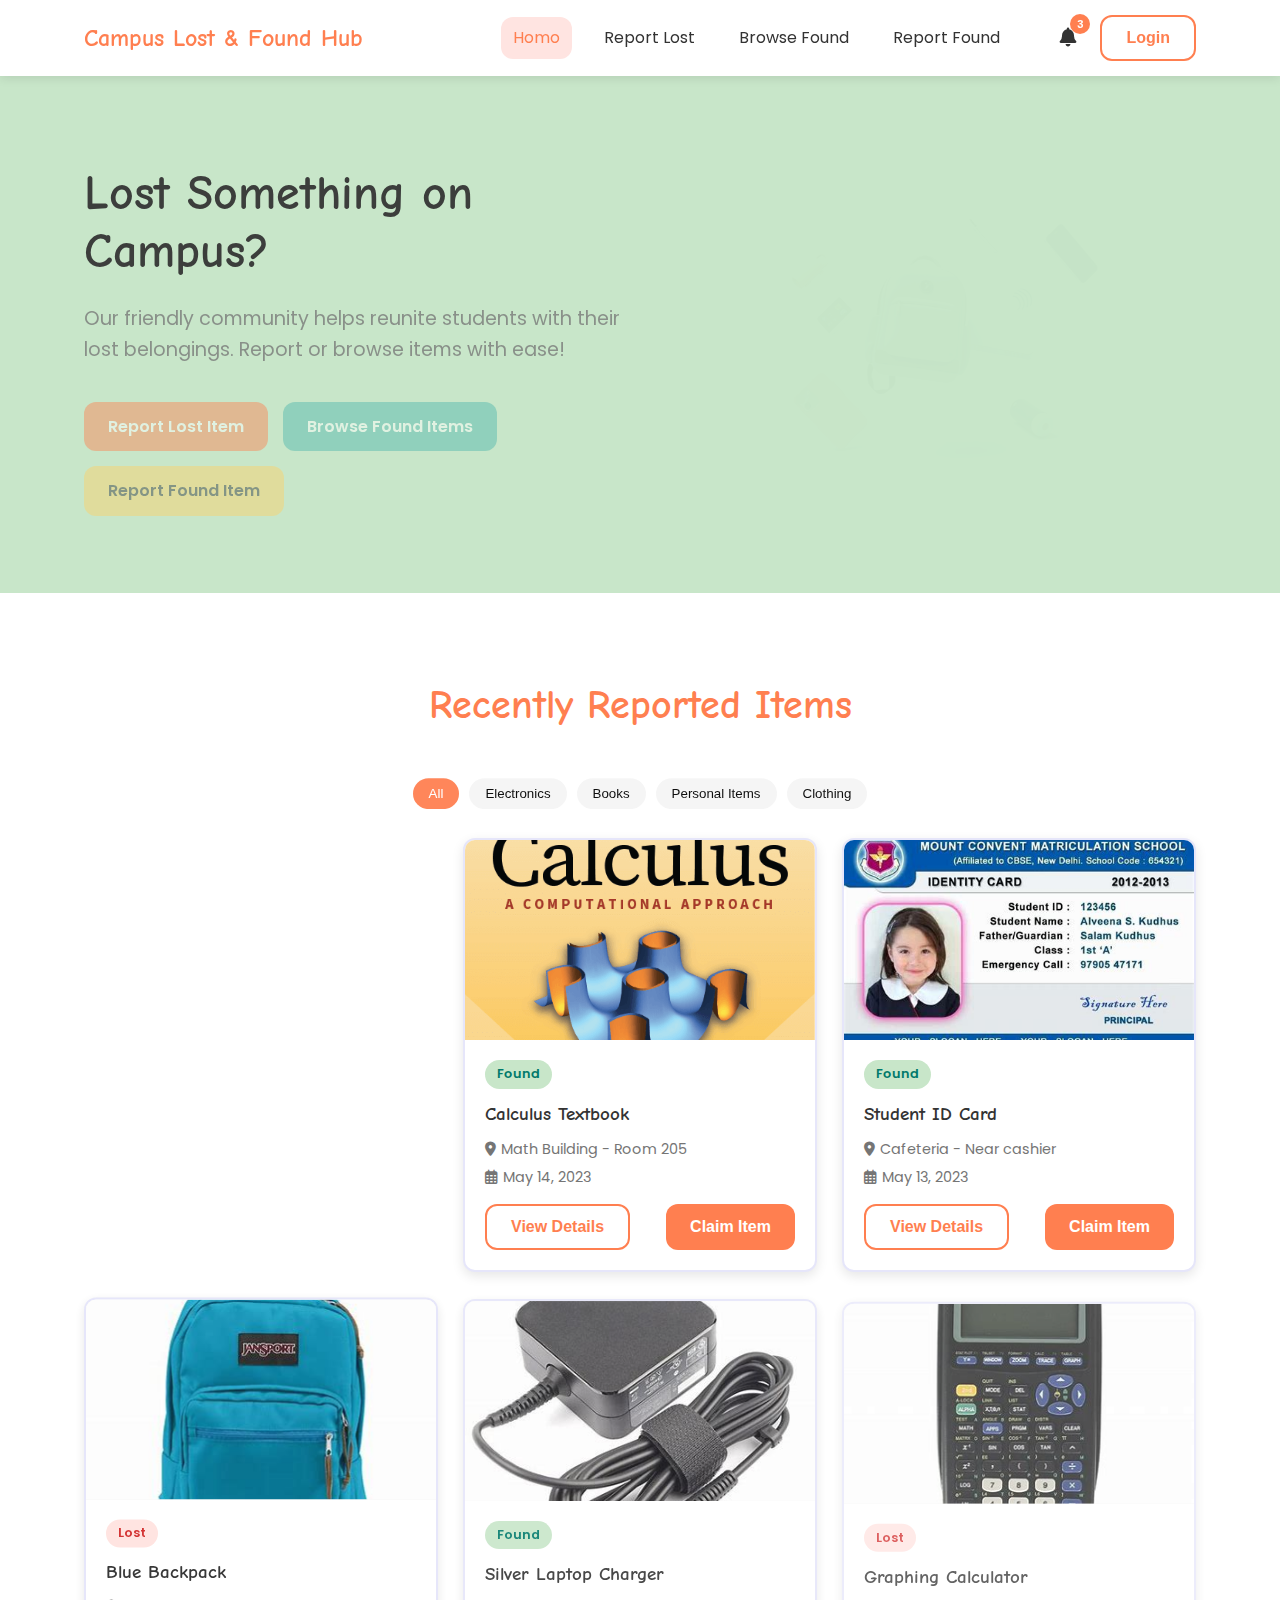
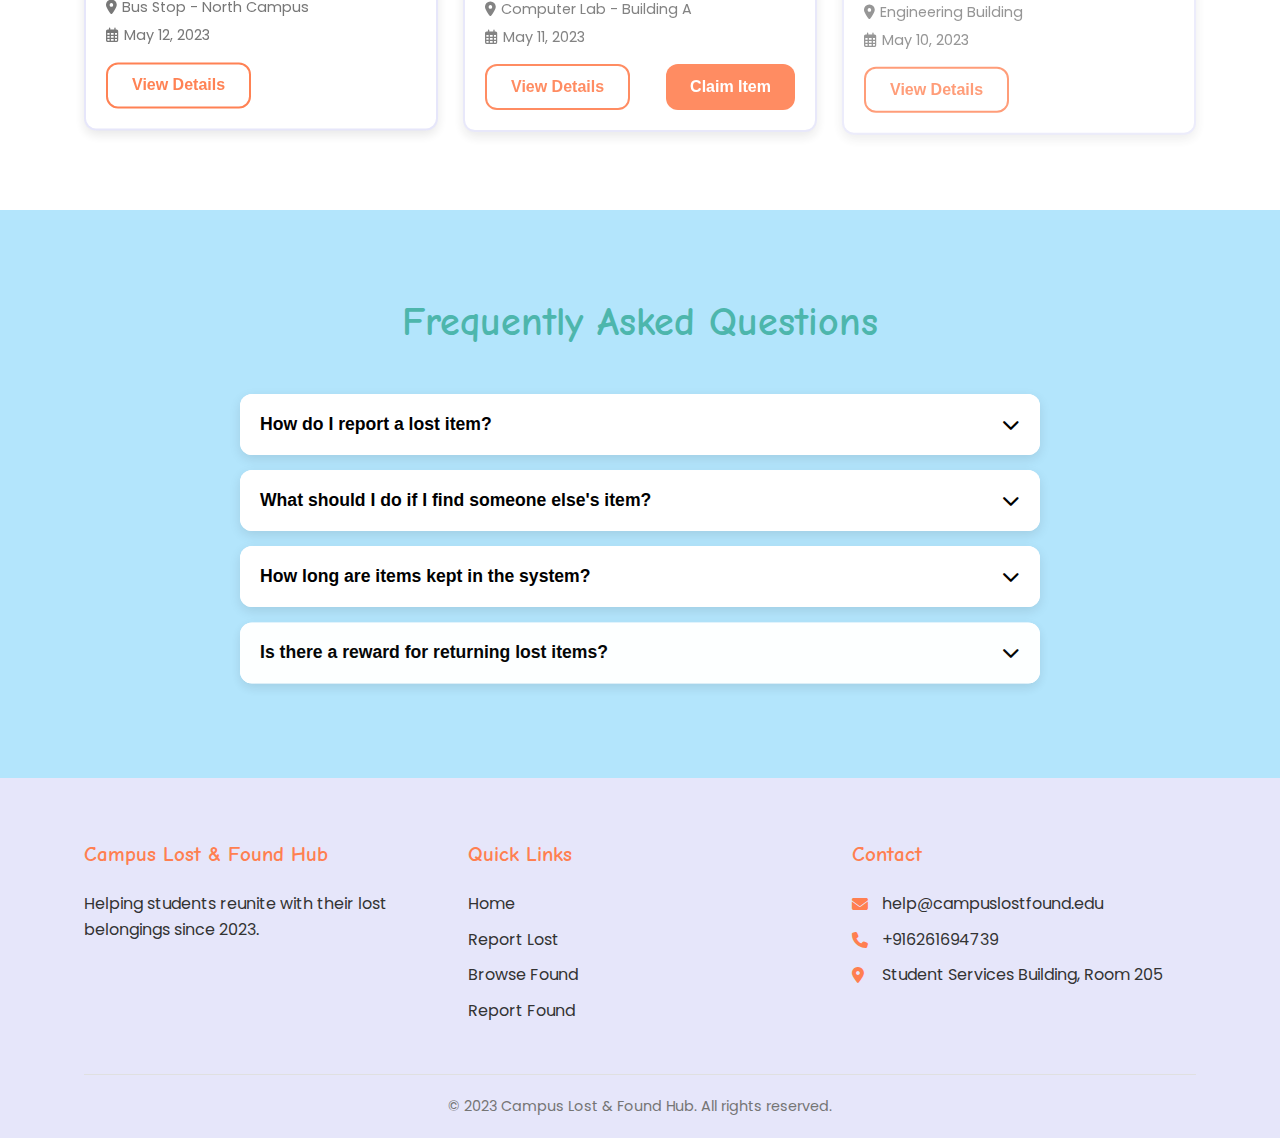
<file: index.html>
<!DOCTYPE html>
<html lang="en">
<head>
    <meta charset="UTF-8">
    <meta name="viewport" content="width=device-width, initial-scale=1.0">
    <title>Campus Lost & Found Hub</title>
    <link rel="stylesheet" href="https://cdnjs.cloudflare.com/ajax/libs/font-awesome/6.4.0/css/all.min.css">
    <link href="https://fonts.googleapis.com/css2?family=Poppins:wght@400;600;700&family=Comic+Neue:wght@700&display=swap" rel="stylesheet">
    <link rel="stylesheet" href="styles.css">
    <script src="https://cdnjs.cloudflare.com/ajax/libs/gsap/3.11.5/gsap.min.js"></script>
</head>
<body>
    <!-- Navigation -->
    <nav class="navbar">
        <div class="container">
            <a href="index.html" class="logo">Campus Lost & Found Hub</a>
            <div class="nav-links">
                <a href="index.html" class="active">Homo</a>
                <a href="report-lost.html">Report Lost</a>
                <a href="browse-found.html">Browse Found</a>
                <a href="report-found.html">Report Found</a>
                <div class="user-actions">
                    <button id="notification-btn" class="icon-btn">
                        <i class="fas fa-bell"></i>
                        <span class="badge">3</span>
                    </button>
                    <button id="login-btn" class="btn btn-outline">Login</button>
                </div>
            </div>
            <button class="hamburger">
                <i class="fas fa-bars"></i>
            </button>
        </div>
    </nav>

    <!-- Hero Section -->
    <section class="hero">
        <div class="container">
            <div class="hero-content">
                <h1>Lost Something on Campus?</h1>
                <p>Our friendly community helps reunite students with their lost belongings. Report or browse items with ease!</p>
                <div class="hero-buttons">
                    <a href="report-lost.html" class="btn btn-primary">Report Lost Item</a>
                    <a href="browse-found.html" class="btn btn-secondary">Browse Found Items</a>
                    <a href="report-found.html" class="btn btn-accent">Report Found Item</a>
                </div>
            </div>
            <div class="hero-image">
                <img src="assets/52948ed9d712600f3f509cdf53092580.jpg" alt="Lost and Found illustration">
            </div>
        </div>
    </section>

    <!-- Recently Reported Section -->
    <section class="recent-items">
        <div class="container">
            <h2>Recently Reported Items</h2>
            <div class="filter-controls">
                <button class="filter-btn active" data-filter="all">All</button>
                <button class="filter-btn" data-filter="electronics">Electronics</button>
                <button class="filter-btn" data-filter="books">Books</button>
                <button class="filter-btn" data-filter="personal">Personal Items</button>
                <button class="filter-btn" data-filter="clothing">Clothing</button>
            </div>
            <div class="items-grid">
                <!-- Items will be populated by JavaScript -->
            </div>
        </div>
    </section>

    <!-- FAQ Section -->
    <section class="faq">
        <div class="container">
            <h2>Frequently Asked Questions</h2>
            <div class="accordion">
                <div class="accordion-item">
                    <button class="accordion-header">
                        How do I report a lost item?
                        <i class="fas fa-chevron-down"></i>
                    </button>
                    <div class="accordion-content">
                        <p>Click on "Report Lost Item" and fill out the form with details about your lost item, including when and where you last saw it. Provide as much detail as possible to help others identify it.</p>
                    </div>
                </div>
                <div class="accordion-item">
                    <button class="accordion-header">
                        What should I do if I find someone else's item?
                        <i class="fas fa-chevron-down"></i>
                    </button>
                    <div class="accordion-content">
                        <p>Click on "Report Found Item" and provide details about the item you found. If possible, include a photo and the location where you found it. The owner can then contact you through our system.</p>
                    </div>
                </div>
                <div class="accordion-item">
                    <button class="accordion-header">
                        How long are items kept in the system?
                        <i class="fas fa-chevron-down"></i>
                    </button>
                    <div class="accordion-content">
                        <p>Items remain in our system for 60 days. After this period, they are automatically archived. You can always report the item again if it hasn't been found.</p>
                    </div>
                </div>
                <div class="accordion-item">
                    <button class="accordion-header">
                        Is there a reward for returning lost items?
                        <i class="fas fa-chevron-down"></i>
                    </button>
                    <div class="accordion-content">
                        <p>While we don't require rewards, many students choose to offer a small token of appreciation. This is entirely at the discretion of the owner.</p>
                    </div>
                </div>
            </div>
        </div>
    </section>

    <!-- Login Modal -->
    <div class="modal" id="login-modal">
        <div class="modal-content">
            <button class="close-btn">&times;</button>
            <h2>Login to Your Account</h2>
            <form id="login-form">
                <div class="form-group">
                    <label for="login-email">Email</label>
                    <input type="email" id="login-email" required>
                </div>
                <div class="form-group">
                    <label for="login-password">Password</label>
                    <input type="password" id="login-password" required>
                </div>
                <button type="submit" class="btn btn-primary">Login</button>
            </form>
            <p class="modal-footer">Don't have an account? <a href="#" id="show-signup">Sign up</a></p>
        </div>
    </div>

    <!-- Signup Modal -->
    <div class="modal" id="signup-modal">
        <div class="modal-content">
            <button class="close-btn">&times;</button>
            <h2>Create an Account</h2>
            <form id="signup-form">
                <div class="form-group">
                    <label for="signup-name">Full Name</label>
                    <input type="text" id="signup-name" required>
                </div>
                <div class="form-group">
                    <label for="signup-email">Email</label>
                    <input type="email" id="signup-email" required>
                </div>
                <div class="form-group">
                    <label for="signup-password">Password</label>
                    <input type="password" id="signup-password" required>
                </div>
                <div class="form-group">
                    <label for="signup-phone">Phone Number</label>
                    <input type="tel" id="signup-phone">
                </div>
                <button type="submit" class="btn btn-primary">Sign Up</button>
            </form>
            <p class="modal-footer">Already have an account? <a href="#" id="show-login">Login</a></p>
        </div>
    </div>

    <!-- Notification Modal -->
    <div class="modal" id="notification-modal">
        <div class="modal-content">
            <button class="close-btn">&times;</button>
            <h2>Your Notifications</h2>
            <div class="notifications-list">
                <div class="notification-item">
                    <div class="notification-icon">
                        <i class="fas fa-check-circle"></i>
                    </div>
                    <div class="notification-content">
                        <p>Your claim for "Black Wireless Headphones" has been approved!</p>
                        <small>2 hours ago</small>
                    </div>
                </div>
                <div class="notification-item">
                    <div class="notification-icon">
                        <i class="fas fa-bell"></i>
                    </div>
                    <div class="notification-content">
                        <p>New found item matches your lost "Calculus Textbook" report.</p>
                        <small>1 day ago</small>
                    </div>
                </div>
                <div class="notification-item">
                    <div class="notification-icon">
                        <i class="fas fa-comment"></i>
                    </div>
                    <div class="notification-content">
                        <p>New message from Sarah about your lost wallet.</p>
                        <small>3 days ago</small>
                    </div>
                </div>
            </div>
        </div>
    </div>

    <!-- Footer -->
    <footer class="footer">
        <div class="container">
            <div class="footer-content">
                <div class="footer-section">
                    <h3>Campus Lost & Found Hub</h3>
                    <p>Helping students reunite with their lost belongings since 2023.</p>
                </div>
                <div class="footer-section">
                    <h3>Quick Links</h3>
                    <ul>
                        <li><a href="index.html">Home</a></li>
                        <li><a href="report-lost.html">Report Lost</a></li>
                        <li><a href="browse-found.html">Browse Found</a></li>
                        <li><a href="report-found.html">Report Found</a></li>
                    </ul>
                </div>
                <div class="footer-section">
                    <h3>Contact</h3>
                    <ul>
                        <li><i class="fas fa-envelope"></i> help@campuslostfound.edu</li>
                        <li><i class="fas fa-phone"></i> +916261694739</li>
                        <li><i class="fas fa-map-marker-alt"></i> Student Services Building, Room 205</li>
                    </ul>
                </div>
            </div>
            <div class="footer-bottom">
                <p>&copy; 2023 Campus Lost & Found Hub. All rights reserved.</p>
            </div>
        </div>
    </footer>

    <script src="script.js"></script>
</body>
</html>
</file>
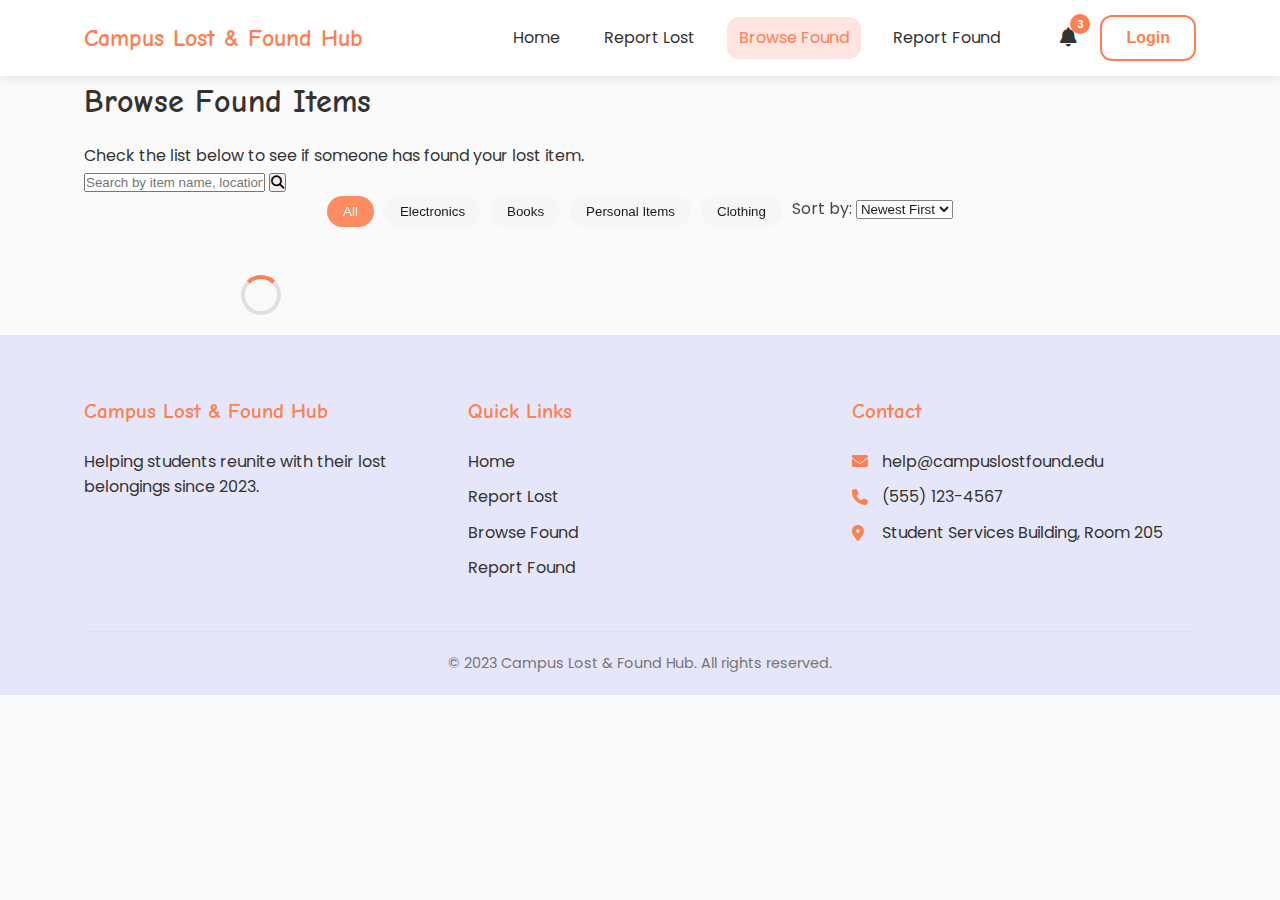
<file: browse-found.html>
<!DOCTYPE html>
<html lang="en">
  <head>
    <meta charset="UTF-8" />
    <meta name="viewport" content="width=device-width, initial-scale=1.0" />
    <title>Browse Found Items | Campus Lost & Found Hub</title>
    <link
      rel="stylesheet"
      href="https://cdnjs.cloudflare.com/ajax/libs/font-awesome/6.4.0/css/all.min.css"
    />
    <link
      href="https://fonts.googleapis.com/css2?family=Poppins:wght@400;600;700&family=Comic+Neue:wght@700&display=swap"
      rel="stylesheet"
    />
    <link rel="stylesheet" href="styles.css" />
    <script src="https://cdnjs.cloudflare.com/ajax/libs/gsap/3.11.5/gsap.min.js"></script>
  </head>
  <body>
    <!-- Navigation -->
    <nav class="navbar">
      <div class="container">
        <a href="index.html" class="logo">Campus Lost & Found Hub</a>
        <div class="nav-links">
          <a href="index.html">Home</a>
          <a href="report-lost.html">Report Lost</a>
          <a href="browse-found.html" class="active">Browse Found</a>
          <a href="report-found.html">Report Found</a>
          <div class="user-actions">
            <button id="notification-btn" class="icon-btn">
              <i class="fas fa-bell"></i>
              <span class="badge">3</span>
            </button>
            <button id="login-btn" class="btn btn-outline">Login</button>
          </div>
        </div>
        <button class="hamburger">
          <i class="fas fa-bars"></i>
        </button>
      </div>
    </nav>

    <!-- Main Content -->
    <main class="browse-page">
      <div class="container">
        <h1>Browse Found Items</h1>
        <p class="subtitle">
          Check the list below to see if someone has found your lost item.
        </p>

        <div class="search-filter">
          <div class="search-bar">
            <input
              type="text"
              placeholder="Search by item name, location, or description"
            />
            <button class="search-btn"><i class="fas fa-search"></i></button>
          </div>
          <div class="filter-controls">
            <button class="filter-btn active" data-filter="all">All</button>
            <button class="filter-btn" data-filter="electronics">
              Electronics
            </button>
            <button class="filter-btn" data-filter="books">Books</button>
            <button class="filter-btn" data-filter="personal">
              Personal Items
            </button>
            <button class="filter-btn" data-filter="clothing">Clothing</button>
            <div class="sort-control">
              <label for="sort-by">Sort by:</label>
              <select id="sort-by">
                <option value="newest">Newest First</option>
                <option value="oldest">Oldest First</option>
                <option value="category">Category</option>
              </select>
            </div>
          </div>
        </div>

        <div class="items-grid">
          <!-- Items will be populated by JavaScript -->
          <div class="loading-spinner"></div>
        </div>
      </div>
    </main>

    <!-- Footer -->
    <footer class="footer">
      <div class="container">
        <div class="footer-content">
          <div class="footer-section">
            <h3>Campus Lost & Found Hub</h3>
            <p>
              Helping students reunite with their lost belongings since 2023.
            </p>
          </div>
          <div class="footer-section">
            <h3>Quick Links</h3>
            <ul>
              <li><a href="index.html">Home</a></li>
              <li><a href="report-lost.html">Report Lost</a></li>
              <li><a href="browse-found.html">Browse Found</a></li>
              <li><a href="report-found.html">Report Found</a></li>
            </ul>
          </div>
          <div class="footer-section">
            <h3>Contact</h3>
            <ul>
              <li><i class="fas fa-envelope"></i> help@campuslostfound.edu</li>
              <li><i class="fas fa-phone"></i> (555) 123-4567</li>
              <li>
                <i class="fas fa-map-marker-alt"></i> Student Services Building,
                Room 205
              </li>
            </ul>
          </div>
        </div>
        <div class="footer-bottom">
          <p>&copy; 2023 Campus Lost & Found Hub. All rights reserved.</p>
        </div>
      </div>
    </footer>

    <script src="script.js"></script>
    <script>
      // Additional script for browse found page
      document.addEventListener("DOMContentLoaded", function () {
        // Load found items
        loadFoundItems();

        // Filter buttons
        document.querySelectorAll(".filter-btn").forEach((btn) => {
          btn.addEventListener("click", function () {
            document
              .querySelector(".filter-btn.active")
              .classList.remove("active");
            this.classList.add("active");
            loadFoundItems(this.getAttribute("data-filter"));
          });
        });

        // Search functionality
        const searchInput = document.querySelector(".search-bar input");
        const searchBtn = document.querySelector(".search-btn");

        const performSearch = () => {
          const searchTerm = searchInput.value.toLowerCase();
          loadFoundItems(
            document
              .querySelector(".filter-btn.active")
              .getAttribute("data-filter"),
            searchTerm
          );
        };

        searchBtn.addEventListener("click", performSearch);
        searchInput.addEventListener("keyup", function (e) {
          if (e.key === "Enter") {
            performSearch();
          }
        });

        // Sort functionality
        document
          .getElementById("sort-by")
          .addEventListener("change", function () {
            loadFoundItems(
              document
                .querySelector(".filter-btn.active")
                .getAttribute("data-filter"),
              searchInput.value.toLowerCase(),
              this.value
            );
          });
      });

      function loadFoundItems(
        filter = "all",
        searchTerm = "",
        sortBy = "newest"
      ) {
        const db = JSON.parse(localStorage.getItem("lostFoundDB")) || {
          items: [],
        };
        let items = db.items.filter((item) => item.status === "found");

        // Filter items if needed
        if (filter !== "all") {
          items = items.filter((item) => item.category === filter);
        }

        // Search items if term provided
        if (searchTerm) {
          items = items.filter(
            (item) =>
              item.title.toLowerCase().includes(searchTerm) ||
              item.location.toLowerCase().includes(searchTerm) ||
              item.description.toLowerCase().includes(searchTerm)
          );
        }

        // Sort items
        if (sortBy === "newest") {
          items.sort((a, b) => new Date(b.date) - new Date(a.date));
        } else if (sortBy === "oldest") {
          items.sort((a, b) => new Date(a.date) - new Date(b.date));
        } else if (sortBy === "category") {
          items.sort((a, b) => a.category.localeCompare(b.category));
        }

        const itemsGrid = document.querySelector(".items-grid");

        // Show loading spinner
        itemsGrid.innerHTML = '<div class="loading-spinner"></div>';

        // Simulate loading delay
        setTimeout(() => {
          itemsGrid.innerHTML = "";

          if (items.length === 0) {
            itemsGrid.innerHTML = `
                <div class="no-results">
                    <i class="fas fa-search"></i>
                    <h3>No items found</h3>
                    <p>Try adjusting your search or filter criteria</p>
                </div>
            `;
            return;
          }

          items.forEach((item) => {
            const itemCard = document.createElement("div");
            itemCard.className = "item-card fade-in";
            itemCard.innerHTML = `
                <div class="item-image">
                    <img src="${
                      item.image || "assets/default-item.jpg"
                    }" alt="${item.title}">
                </div>
                <div class="item-details">
                    <span class="item-status status-found">
                        Found
                    </span>
                    <h3 class="item-title">${item.title}</h3>
                    <p class="item-location">
                        <i class="fas fa-map-marker-alt"></i> ${item.location}
                    </p>
                    <p class="item-date">
                        <i class="far fa-calendar-alt"></i> ${formatDate(
                          item.date
                        )}
                    </p>
                    <div class="item-actions">
                        <button class="btn btn-outline view-details" data-id="${
                          item.id
                        }">
                            View Details
                        </button>
                        <button class="btn btn-primary claim-item" data-id="${
                          item.id
                        }">
                            Claim Item
                        </button>
                    </div>
                </div>
            `;
            itemsGrid.appendChild(itemCard);
          });

          // Add event listeners to the new buttons
          document.querySelectorAll(".view-details").forEach((btn) => {
            btn.addEventListener("click", function () {
              const itemId = parseInt(this.getAttribute("data-id"));
              showItemDetails(itemId);
            });
          });

          document.querySelectorAll(".claim-item").forEach((btn) => {
            btn.addEventListener("click", function () {
              const itemId = parseInt(this.getAttribute("data-id"));
              showClaimModal(itemId);
            });
          });
        }, 800);
      }

      function formatDate(dateString) {
        const options = { year: "numeric", month: "short", day: "numeric" };
        return new Date(dateString).toLocaleDateString(undefined, options);
      }

      function showItemDetails(itemId) {
        const db = JSON.parse(localStorage.getItem("lostFoundDB"));
        const item = db.items.find((item) => item.id === itemId);

        if (!item) return;

        const modalContent = `
                <div class="item-details-modal">
                    <div class="item-image-large">
                        <img src="${
                          item.image || "assets/default-item.jpg"
                        }" alt="${item.title}">
                    </div>
                    <div class="item-info">
                        <span class="item-status status-found">
                            Found
                        </span>
                        <h2>${item.title}</h2>
                        <p><strong>Category:</strong> ${capitalizeFirstLetter(
                          item.category
                        )}</p>
                        <p><strong>Location Found:</strong> ${item.location}</p>
                        <p><strong>Date Reported:</strong> ${formatDate(
                          item.date
                        )}</p>
                        <p><strong>Description:</strong></p>
                        <p>${item.description}</p>
                        <div class="contact-info">
                            <h3>Contact Information</h3>
                            <p>${item.contact}</p>
                        </div>
                    </div>
                </div>
            `;

        const modal = document.createElement("div");
        modal.className = "modal active";
        modal.innerHTML = `
                <div class="modal-content">
                    <button class="close-btn">&times;</button>
                    ${modalContent}
                </div>
            `;

        document.body.appendChild(modal);

        modal.querySelector(".close-btn").addEventListener("click", () => {
          modal.classList.remove("active");
          setTimeout(() => {
            modal.remove();
          }, 300);
        });
      }

      function capitalizeFirstLetter(string) {
        return string.charAt(0).toUpperCase() + string.slice(1);
      }
    </script>
  </body>
</html>
</file>
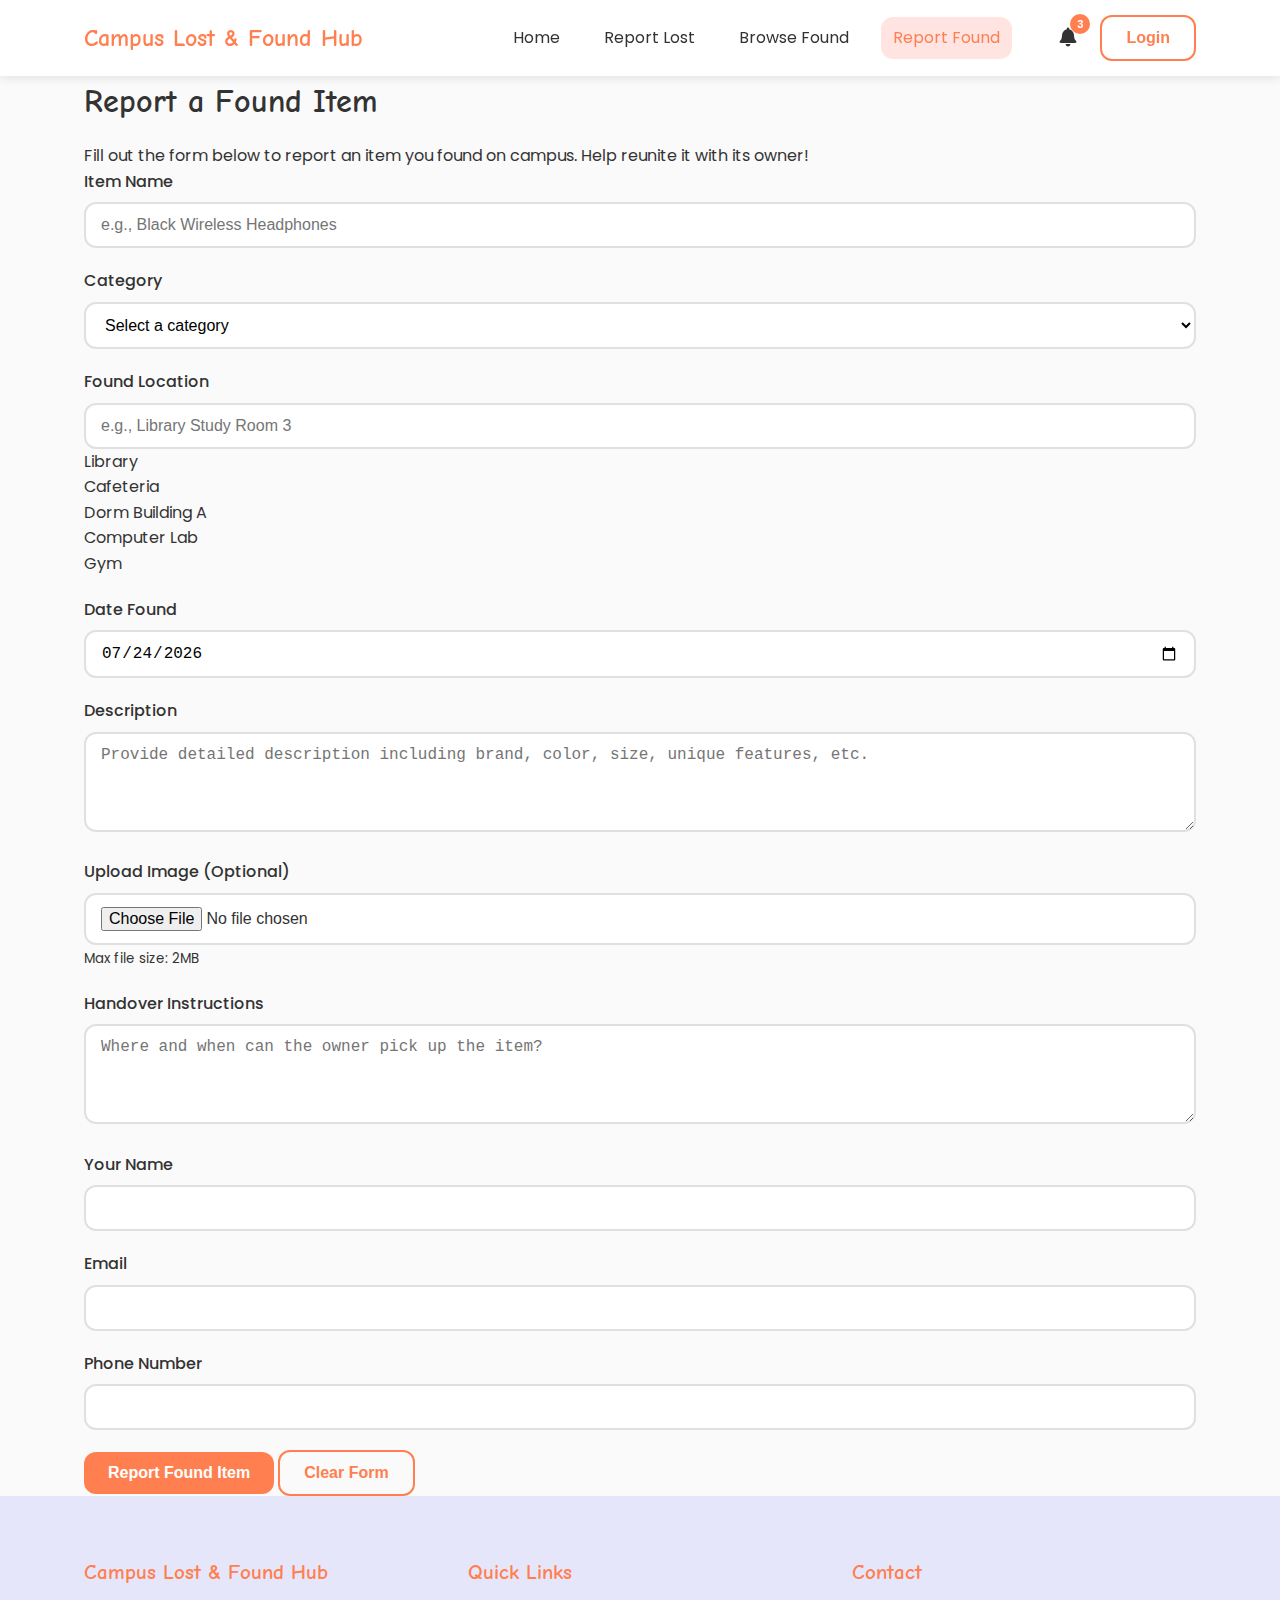
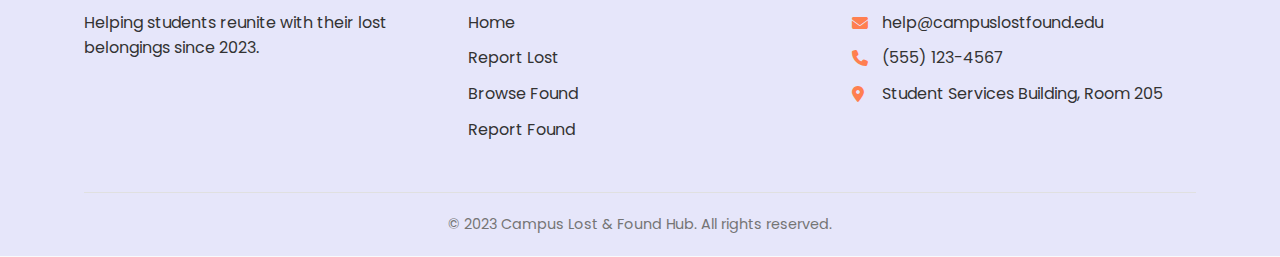
<file: report-found.html>
<!DOCTYPE html>
<html lang="en">
<head>
    <meta charset="UTF-8">
    <meta name="viewport" content="width=device-width, initial-scale=1.0">
    <title>Report Found Item | Campus Lost & Found Hub</title>
    <link rel="stylesheet" href="https://cdnjs.cloudflare.com/ajax/libs/font-awesome/6.4.0/css/all.min.css">
    <link href="https://fonts.googleapis.com/css2?family=Poppins:wght@400;600;700&family=Comic+Neue:wght@700&display=swap" rel="stylesheet">
    <link rel="stylesheet" href="styles.css">
    <script src="https://cdnjs.cloudflare.com/ajax/libs/gsap/3.11.5/gsap.min.js"></script>
</head>
<body>
    <!-- Navigation -->
    <nav class="navbar">
        <div class="container">
            <a href="index.html" class="logo">Campus Lost & Found Hub</a>
            <div class="nav-links">
                <a href="index.html">Home</a>
                <a href="report-lost.html">Report Lost</a>
                <a href="browse-found.html">Browse Found</a>
                <a href="report-found.html" class="active">Report Found</a>
                <div class="user-actions">
                    <button id="notification-btn" class="icon-btn">
                        <i class="fas fa-bell"></i>
                        <span class="badge">3</span>
                    </button>
                    <button id="login-btn" class="btn btn-outline">Login</button>
                </div>
            </div>
            <button class="hamburger">
                <i class="fas fa-bars"></i>
            </button>
        </div>
    </nav>

    <!-- Main Content -->
    <main class="report-page">
        <div class="container">
            <h1>Report a Found Item</h1>
            <p class="subtitle">Fill out the form below to report an item you found on campus. Help reunite it with its owner!</p>
            
            <form id="found-item-form">
                <div class="form-row">
                    <div class="form-group">
                        <label for="item-name">Item Name</label>
                        <input type="text" id="item-name" required placeholder="e.g., Black Wireless Headphones">
                    </div>
                    <div class="form-group">
                        <label for="item-category">Category</label>
                        <select id="item-category" required>
                            <option value="">Select a category</option>
                            <option value="electronics">Electronics</option>
                            <option value="books">Books</option>
                            <option value="personal">Personal Items</option>
                            <option value="clothing">Clothing</option>
                            <option value="other">Other</option>
                        </select>
                    </div>
                </div>
                
                <div class="form-group">
                    <label for="item-location">Found Location</label>
                    <div class="input-with-suggestions">
                        <input type="text" id="item-location" required placeholder="e.g., Library Study Room 3">
                        <div class="suggestions-dropdown">
                            <div class="suggestion">Library</div>
                            <div class="suggestion">Cafeteria</div>
                            <div class="suggestion">Dorm Building A</div>
                            <div class="suggestion">Computer Lab</div>
                            <div class="suggestion">Gym</div>
                        </div>
                    </div>
                </div>
                
                <div class="form-group">
                    <label for="item-date">Date Found</label>
                    <input type="date" id="item-date" required>
                </div>
                
                <div class="form-group">
                    <label for="item-description">Description</label>
                    <textarea id="item-description" required placeholder="Provide detailed description including brand, color, size, unique features, etc."></textarea>
                </div>
                
                <div class="form-group">
                    <label for="item-image">Upload Image (Optional)</label>
                    <input type="file" id="item-image" accept="image/*">
                    <small>Max file size: 2MB</small>
                </div>
                
                <div class="form-group">
                    <label for="handover-instructions">Handover Instructions</label>
                    <textarea id="handover-instructions" placeholder="Where and when can the owner pick up the item?"></textarea>
                </div>
                
                <div class="form-row">
                    <div class="form-group">
                        <label for="contact-name">Your Name</label>
                        <input type="text" id="contact-name" required>
                    </div>
                    <div class="form-group">
                        <label for="contact-email">Email</label>
                        <input type="email" id="contact-email" required>
                    </div>
                </div>
                
                <div class="form-group">
                    <label for="contact-phone">Phone Number</label>
                    <input type="tel" id="contact-phone">
                </div>
                
                <div class="form-actions">
                    <button type="submit" class="btn btn-primary">Report Found Item</button>
                    <button type="reset" class="btn btn-outline">Clear Form</button>
                </div>
            </form>
        </div>
    </main>

    <!-- Footer -->
    <footer class="footer">
        <div class="container">
            <div class="footer-content">
                <div class="footer-section">
                    <h3>Campus Lost & Found Hub</h3>
                    <p>Helping students reunite with their lost belongings since 2023.</p>
                </div>
                <div class="footer-section">
                    <h3>Quick Links</h3>
                    <ul>
                        <li><a href="index.html">Home</a></li>
                        <li><a href="report-lost.html">Report Lost</a></li>
                        <li><a href="browse-found.html">Browse Found</a></li>
                        <li><a href="report-found.html">Report Found</a></li>
                    </ul>
                </div>
                <div class="footer-section">
                    <h3>Contact</h3>
                    <ul>
                        <li><i class="fas fa-envelope"></i> help@campuslostfound.edu</li>
                        <li><i class="fas fa-phone"></i> (555) 123-4567</li>
                        <li><i class="fas fa-map-marker-alt"></i> Student Services Building, Room 205</li>
                    </ul>
                </div>
            </div>
            <div class="footer-bottom">
                <p>&copy; 2023 Campus Lost & Found Hub. All rights reserved.</p>
            </div>
        </div>
    </footer>

    <script src="script.js"></script>
   <script>
    document.addEventListener('DOMContentLoaded', function() {
        // Set default date to today
        document.getElementById('item-date').valueAsDate = new Date();
        
        // Location suggestions (existing code remains the same)
        const locationInput = document.getElementById('item-location');
        const suggestions = document.querySelector('.suggestions-dropdown');
        
        locationInput.addEventListener('focus', function() {
            suggestions.style.display = 'block';
        });
        
        locationInput.addEventListener('blur', function() {
            setTimeout(() => {
                suggestions.style.display = 'none';
            }, 200);
        });
        
        document.querySelectorAll('.suggestion').forEach(suggestion => {
            suggestion.addEventListener('mousedown', function() {
                locationInput.value = this.textContent;
                suggestions.style.display = 'none';
            });
        });
        
        // Form submission - UPDATED
        document.getElementById('found-item-form').addEventListener('submit', function(e) {
            e.preventDefault();
            
            // Get form values
            const itemData = {
                id: Date.now(), // Unique ID
                title: document.getElementById('item-name').value,
                category: document.getElementById('item-category').value,
                status: "found",
                location: document.getElementById('item-location').value,
                date: document.getElementById('item-date').value,
                description: document.getElementById('item-description').value,
                contact: document.getElementById('contact-email').value,
                reportedBy: "currentUser", // You can replace with actual user if logged in
                handoverInstructions: document.getElementById('handover-instructions').value
            };
            
            // Save to database
            const db = JSON.parse(localStorage.getItem('lostFoundDB')) || { items: [] };
            db.items.push(itemData);
            localStorage.setItem('lostFoundDB', JSON.stringify(db));
            
            // Show success modal
            showSuccessModal(
                'Item Reported!', 
                'The found item has been reported successfully. We\'ll notify you if the owner contacts you.',
                'Return Home',
                'Report Another Item'
            );
        });
        
        function showSuccessModal(title, message, primaryBtnText, secondaryBtnText = null) {
            const modalContent = `
                <div class="success-modal">
                    <div class="success-icon">
                        <i class="fas fa-check-circle"></i>
                    </div>
                    <h2>${title}</h2>
                    <p>${message}</p>
                    <div class="success-actions">
                        <button class="btn btn-primary close-success">${primaryBtnText}</button>
                        ${secondaryBtnText ? `
                        <button class="btn btn-outline stay-on-page">${secondaryBtnText}</button>
                        ` : ''}
                    </div>
                </div>
            `;
            
            const modal = document.createElement('div');
            modal.className = 'modal active';
            modal.innerHTML = `
                <div class="modal-content">
                    ${modalContent}
                </div>
            `;
            
            document.body.appendChild(modal);
            
            modal.querySelector('.close-success').addEventListener('click', () => {
                modal.classList.remove('active');
                setTimeout(() => {
                    modal.remove();
                    window.location.href = 'index.html';
                }, 300);
            });
            
            if (secondaryBtnText) {
                modal.querySelector('.stay-on-page').addEventListener('click', () => {
                    modal.classList.remove('active');
                    setTimeout(() => {
                        modal.remove();
                        document.getElementById('found-item-form').reset();
                        document.getElementById('item-date').valueAsDate = new Date();
                    }, 300);
                });
            }
        }
    });
</script>
</body>
</html>
</file>
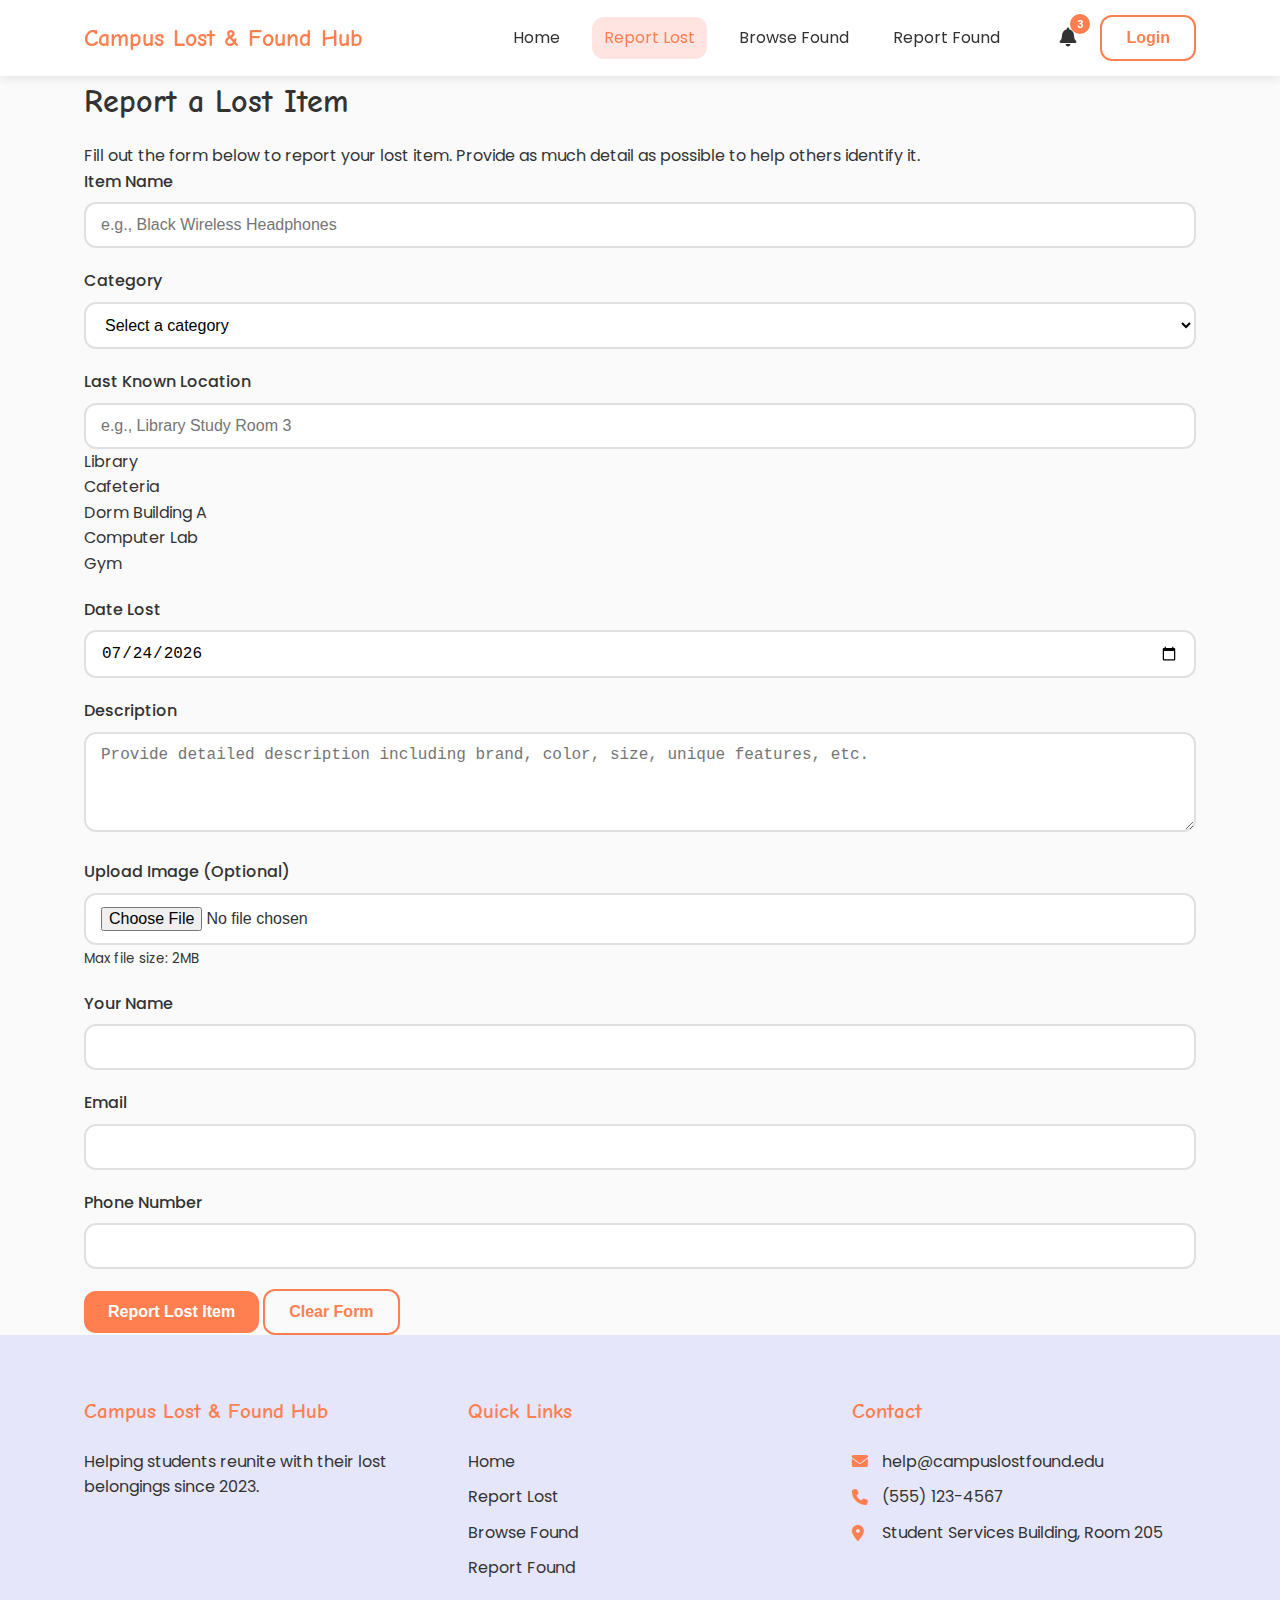
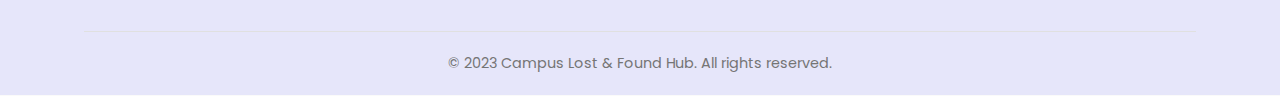
<file: report-lost.html>
<!DOCTYPE html>
<html lang="en">
<head>
    <meta charset="UTF-8">
    <meta name="viewport" content="width=device-width, initial-scale=1.0">
    <title>Report Lost Item | Campus Lost & Found Hub</title>
    <link rel="stylesheet" href="https://cdnjs.cloudflare.com/ajax/libs/font-awesome/6.4.0/css/all.min.css">
    <link href="https://fonts.googleapis.com/css2?family=Poppins:wght@400;600;700&family=Comic+Neue:wght@700&display=swap" rel="stylesheet">
    <link rel="stylesheet" href="styles.css">
    <script src="https://cdnjs.cloudflare.com/ajax/libs/gsap/3.11.5/gsap.min.js"></script>
</head>
<body>
    <!-- Navigation -->
    <nav class="navbar">
        <div class="container">
            <a href="index.html" class="logo">Campus Lost & Found Hub</a>
            <div class="nav-links">
                <a href="index.html">Home</a>
                <a href="report-lost.html" class="active">Report Lost</a>
                <a href="browse-found.html">Browse Found</a>
                <a href="report-found.html">Report Found</a>
                <div class="user-actions">
                    <button id="notification-btn" class="icon-btn">
                        <i class="fas fa-bell"></i>
                        <span class="badge">3</span>
                    </button>
                    <button id="login-btn" class="btn btn-outline">Login</button>
                </div>
            </div>
            <button class="hamburger">
                <i class="fas fa-bars"></i>
            </button>
        </div>
    </nav>

    <!-- Main Content -->
    <main class="report-page">
        <div class="container">
            <h1>Report a Lost Item</h1>
            <p class="subtitle">Fill out the form below to report your lost item. Provide as much detail as possible to help others identify it.</p>
            
            <form id="lost-item-form">
                <div class="form-row">
                    <div class="form-group">
                        <label for="item-name">Item Name</label>
                        <input type="text" id="item-name" required placeholder="e.g., Black Wireless Headphones">
                    </div>
                    <div class="form-group">
                        <label for="item-category">Category</label>
                        <select id="item-category" required>
                            <option value="">Select a category</option>
                            <option value="electronics">Electronics</option>
                            <option value="books">Books</option>
                            <option value="personal">Personal Items</option>
                            <option value="clothing">Clothing</option>
                            <option value="other">Other</option>
                        </select>
                    </div>
                </div>
                
                <div class="form-group">
                    <label for="item-location">Last Known Location</label>
                    <div class="input-with-suggestions">
                        <input type="text" id="item-location" required placeholder="e.g., Library Study Room 3">
                        <div class="suggestions-dropdown">
                            <div class="suggestion">Library</div>
                            <div class="suggestion">Cafeteria</div>
                            <div class="suggestion">Dorm Building A</div>
                            <div class="suggestion">Computer Lab</div>
                            <div class="suggestion">Gym</div>
                        </div>
                    </div>
                </div>
                
                <div class="form-group">
                    <label for="item-date">Date Lost</label>
                    <input type="date" id="item-date" required>
                </div>
                
                <div class="form-group">
                    <label for="item-description">Description</label>
                    <textarea id="item-description" required placeholder="Provide detailed description including brand, color, size, unique features, etc."></textarea>
                </div>
                
                <div class="form-group">
                    <label for="item-image">Upload Image (Optional)</label>
                    <input type="file" id="item-image" accept="image/*">
                    <small>Max file size: 2MB</small>
                </div>
                
                <div class="form-row">
                    <div class="form-group">
                        <label for="contact-name">Your Name</label>
                        <input type="text" id="contact-name" required>
                    </div>
                    <div class="form-group">
                        <label for="contact-email">Email</label>
                        <input type="email" id="contact-email" required>
                    </div>
                </div>
                
                <div class="form-group">
                    <label for="contact-phone">Phone Number</label>
                    <input type="tel" id="contact-phone">
                </div>
                
                <div class="form-actions">
                    <button type="submit" class="btn btn-primary">Report Lost Item</button>
                    <button type="reset" class="btn btn-outline">Clear Form</button>
                </div>
            </form>
        </div>
    </main>

    <!-- Footer -->
    <footer class="footer">
        <div class="container">
            <div class="footer-content">
                <div class="footer-section">
                    <h3>Campus Lost & Found Hub</h3>
                    <p>Helping students reunite with their lost belongings since 2023.</p>
                </div>
                <div class="footer-section">
                    <h3>Quick Links</h3>
                    <ul>
                        <li><a href="index.html">Home</a></li>
                        <li><a href="report-lost.html">Report Lost</a></li>
                        <li><a href="browse-found.html">Browse Found</a></li>
                        <li><a href="report-found.html">Report Found</a></li>
                    </ul>
                </div>
                <div class="footer-section">
                    <h3>Contact</h3>
                    <ul>
                        <li><i class="fas fa-envelope"></i> help@campuslostfound.edu</li>
                        <li><i class="fas fa-phone"></i> (555) 123-4567</li>
                        <li><i class="fas fa-map-marker-alt"></i> Student Services Building, Room 205</li>
                    </ul>
                </div>
            </div>
            <div class="footer-bottom">
                <p>&copy; 2023 Campus Lost & Found Hub. All rights reserved.</p>
            </div>
        </div>
    </footer>

    <script src="script.js"></script>
<script>
    document.addEventListener('DOMContentLoaded', function() {
        // Set default date to today
        document.getElementById('item-date').valueAsDate = new Date();
        
        // Location suggestions (existing code remains the same)
        const locationInput = document.getElementById('item-location');
        const suggestions = document.querySelector('.suggestions-dropdown');
        
        locationInput.addEventListener('focus', function() {
            suggestions.style.display = 'block';
        });
        
        locationInput.addEventListener('blur', function() {
            setTimeout(() => {
                suggestions.style.display = 'none';
            }, 200);
        });
        
        document.querySelectorAll('.suggestion').forEach(suggestion => {
            suggestion.addEventListener('mousedown', function() {
                locationInput.value = this.textContent;
                suggestions.style.display = 'none';
            });
        });
        
         document.getElementById('lost-item-form').addEventListener('submit', async function(e) {
            e.preventDefault();
            
            // Get the image file if uploaded
            const imageFile = document.getElementById('item-image').files[0];
            let imageBase64 = '';
            
            if (imageFile) {
                imageBase64 = await convertToBase64(imageFile);
            }
            
            // Get form values
            const itemData = {
                id: Date.now(),
                title: document.getElementById('item-name').value,
                category: document.getElementById('item-category').value,
                status: "lost",
                location: document.getElementById('item-location').value,
                date: document.getElementById('item-date').value,
                description: document.getElementById('item-description').value,
                contact: document.getElementById('contact-email').value,
                reportedBy: "currentUser",
                image: imageBase64 // Store the Base64 image string
            };
            
            // Save to database
            const db = JSON.parse(localStorage.getItem('lostFoundDB')) || { items: [] };
            db.items.push(itemData);
            localStorage.setItem('lostFoundDB', JSON.stringify(db));
            
            // Show success modal
            showSuccessModal(
                'Item Reported!', 
                'Your lost item has been reported successfully.',
                'Return Home',
                'Report Another Item'
            );
        });

        // Function to convert image to Base64
        function convertToBase64(file) {
            return new Promise((resolve, reject) => {
                const reader = new FileReader();
                reader.readAsDataURL(file);
                reader.onload = () => resolve(reader.result);
                reader.onerror = error => reject(error);
            });
        }
        
        function showSuccessModal(title, message, primaryBtnText, secondaryBtnText = null) {
            const modalContent = `
                <div class="success-modal">
                    <div class="success-icon">
                        <i class="fas fa-check-circle"></i>
                    </div>
                    <h2>${title}</h2>
                    <p>${message}</p>
                    <div class="success-actions">
                        <button class="btn btn-primary close-success">${primaryBtnText}</button>
                        ${secondaryBtnText ? `
                        <button class="btn btn-outline stay-on-page">${secondaryBtnText}</button>
                        ` : ''}
                    </div>
                </div>
            `;
            
            const modal = document.createElement('div');
            modal.className = 'modal active';
            modal.innerHTML = `
                <div class="modal-content">
                    ${modalContent}
                </div>
            `;
            
            document.body.appendChild(modal);
            
            modal.querySelector('.close-success').addEventListener('click', () => {
                modal.classList.remove('active');
                setTimeout(() => {
                    modal.remove();
                    window.location.href = 'index.html';
                }, 300);
            });
            
            if (secondaryBtnText) {
                modal.querySelector('.stay-on-page').addEventListener('click', () => {
                    modal.classList.remove('active');
                    setTimeout(() => {
                        modal.remove();
                        document.getElementById('lost-item-form').reset();
                        document.getElementById('item-date').valueAsDate = new Date();
                    }, 300);
                });
            }
        }
    });
</script>
</body>
</html>
</file>
<file: styles.css>
/* Base Styles */
:root {
  --primary-color: #FF7F50; /* Coral */
  --secondary-color: #4DB6AC; /* Teal */
  --accent-color: #FFD166; /* Yellow */
  --background-color: #FAFAFA;
  --text-color: #333333;
  --light-gray: #F5F5F5;
  --medium-gray: #E0E0E0;
  --dark-gray: #757575;
  --success-color: #66BB6A;
  --error-color: #EF5350;
  
  /* Pastel Colors */
  --pastel-pink: #FFE4E1;
  --pastel-mint: #C8E6C9;
  --pastel-lavender: #E6E6FA;
  --pastel-blue: #B3E5FC;
  --pastel-peach: #FFCCBC;
  
  --border-radius: 12px;
  --box-shadow: 0 4px 12px rgba(0, 0, 0, 0.1);
  --transition: all 0.3s ease;
}

* {
  margin: 0;
  padding: 0;
  box-sizing: border-box;
}

body {
  font-family: 'Poppins', sans-serif;
  background-color: var(--background-color);
  color: var(--text-color);
  line-height: 1.6;
}

h1, h2, h3, h4 {
  font-family: 'Comic Neue', cursive;
  font-weight: 700;
  margin-bottom: 1rem;
}

a {
  text-decoration: none;
  color: inherit;
}

.container {
  width: 90%;
  max-width: 1200px;
  margin: 0 auto;
  padding: 0 20px;
}

.btn {
  display: inline-block;
  padding: 12px 24px;
  border-radius: var(--border-radius);
  font-weight: 600;
  text-align: center;
  cursor: pointer;
  transition: var(--transition);
  border: none;
  font-size: 1rem;
}

.btn-primary {
  background-color: var(--primary-color);
  color: white;
}

.btn-primary:hover {
  background-color: #FF6B3B;
  transform: translateY(-2px);
}

.btn-secondary {
  background-color: var(--secondary-color);
  color: white;
}

.btn-secondary:hover {
  background-color: #3DA89B;
  transform: translateY(-2px);
}

.btn-accent {
  background-color: var(--accent-color);
  color: var(--text-color);
}

.btn-accent:hover {
  background-color: #FFC233;
  transform: translateY(-2px);
}

.btn-outline {
  background-color: transparent;
  border: 2px solid var(--primary-color);
  color: var(--primary-color);
}

.btn-outline:hover {
  background-color: var(--primary-color);
  color: white;
}

.icon-btn {
  background: none;
  border: none;
  cursor: pointer;
  font-size: 1.2rem;
  color: var(--text-color);
  position: relative;
  padding: 8px;
  border-radius: 50%;
  transition: var(--transition);
}

.icon-btn:hover {
  background-color: var(--light-gray);
}

.badge {
  position: absolute;
  top: -5px;
  right: -5px;
  background-color: var(--primary-color);
  color: white;
  border-radius: 50%;
  width: 20px;
  height: 20px;
  display: flex;
  align-items: center;
  justify-content: center;
  font-size: 0.7rem;
  font-weight: bold;
}

/* Navigation */
.navbar {
  background-color: white;
  box-shadow: 0 2px 10px rgba(0, 0, 0, 0.1);
  position: sticky;
  top: 0;
  z-index: 100;
  padding: 15px 0;
}

.navbar .container {
  display: flex;
  justify-content: space-between;
  align-items: center;
}

.logo {
  font-family: 'Comic Neue', cursive;
  font-weight: 700;
  font-size: 1.5rem;
  color: var(--primary-color);
}

.nav-links {
  display: flex;
  align-items: center;
  gap: 20px;
}

.nav-links a {
  padding: 8px 12px;
  border-radius: var(--border-radius);
  transition: var(--transition);
}

.nav-links a:hover {
  color: var(--primary-color);
}

.nav-links a.active {
  background-color: var(--pastel-pink);
  color: var(--primary-color);
}

.user-actions {
  display: flex;
  align-items: center;
  gap: 15px;
  margin-left: 20px;
}

.hamburger {
  display: none;
  background: none;
  border: none;
  font-size: 1.5rem;
  color: var(--text-color);
  cursor: pointer;
}

/* Hero Section */
.hero {
  background-color: var(--pastel-mint);
  padding: 80px 0;
  position: relative;
  overflow: hidden;
}

.hero .container {
  display: flex;
  align-items: center;
  justify-content: space-between;
  gap: 40px;
}

.hero-content {
  flex: 1;
  max-width: 600px;
}

.hero h1 {
  font-size: 3rem;
  margin-bottom: 20px;
  color: var(--text-color);
  line-height: 1.2;
}

.hero p {
  font-size: 1.2rem;
  margin-bottom: 30px;
  color: var(--dark-gray);
}

.hero-buttons {
  display: flex;
  gap: 15px;
  flex-wrap: wrap;
}

.hero-image {
  flex: 1;
  display: flex;
  justify-content: center;
  align-items: center;
}

.hero-image img {
  max-width: 100%;
  height: auto;
  animation: float 6s ease-in-out infinite;
}

@keyframes float {
  0% { transform: translateY(0px); }
  50% { transform: translateY(-20px); }
  100% { transform: translateY(0px); }
}

/* Recently Reported Items */
.recent-items {
  padding: 80px 0;
  background-color: white;
}

.recent-items h2 {
  text-align: center;
  margin-bottom: 40px;
  font-size: 2.5rem;
  color: var(--primary-color);
}

.filter-controls {
  display: flex;
  justify-content: center;
  gap: 10px;
  margin-bottom: 30px;
  flex-wrap: wrap;
}

.filter-btn {
  padding: 8px 16px;
  border-radius: 20px;
  background-color: var(--light-gray);
  border: none;
  cursor: pointer;
  transition: var(--transition);
  font-weight: 500;
}

.filter-btn:hover {
  background-color: var(--medium-gray);
}

.filter-btn.active {
  background-color: var(--primary-color);
  color: white;
}

.items-grid {
  display: grid;
  grid-template-columns: repeat(auto-fill, minmax(300px, 1fr));
  gap: 25px;
  margin-top: 30px;
}

.item-card {
  background-color: white;
  border-radius: var(--border-radius);
  box-shadow: var(--box-shadow);
  overflow: hidden;
  transition: var(--transition);
  border: 2px solid var(--pastel-lavender);
}

.item-card:hover {
  transform: translateY(-5px);
  box-shadow: 0 8px 20px rgba(0, 0, 0, 0.15);
  border-color: var(--primary-color);
}

.item-image {
  height: 200px;
  background-color: var(--light-gray);
  display: flex;
  align-items: center;
  justify-content: center;
  overflow: hidden;
}

.item-image img {
  width: 100%;
  height: 100%;
  object-fit: cover;
}

.item-details {
  padding: 20px;
}

.item-status {
  display: inline-block;
  padding: 4px 12px;
  border-radius: 20px;
  font-size: 0.8rem;
  font-weight: 600;
  margin-bottom: 10px;
}

.status-lost {
  background-color: var(--pastel-pink);
  color: #D32F2F;
}

.status-found {
  background-color: var(--pastel-mint);
  color: #00796B;
}

.item-title {
  font-size: 1.2rem;
  margin-bottom: 8px;
  font-weight: 600;
}

.item-location, .item-date {
  display: flex;
  align-items: center;
  gap: 5px;
  font-size: 0.9rem;
  color: var(--dark-gray);
  margin-bottom: 5px;
}

.item-actions {
  display: flex;
  justify-content: space-between;
  margin-top: 15px;
}

/* FAQ Section */
.faq {
  padding: 80px 0;
  background-color: var(--pastel-blue);
}

.faq h2 {
  text-align: center;
  margin-bottom: 40px;
  font-size: 2.5rem;
  color: var(--secondary-color);
}

.accordion {
  max-width: 800px;
  margin: 0 auto;
}

.accordion-item {
  margin-bottom: 15px;
  border-radius: var(--border-radius);
  overflow: hidden;
  box-shadow: var(--box-shadow);
  background-color: white;
}

.accordion-header {
  width: 100%;
  padding: 20px;
  text-align: left;
  background-color: white;
  border: none;
  display: flex;
  justify-content: space-between;
  align-items: center;
  font-weight: 600;
  font-size: 1.1rem;
  cursor: pointer;
  transition: var(--transition);
}

.accordion-header:hover {
  background-color: var(--light-gray);
}

.accordion-header i {
  transition: var(--transition);
}

.accordion-header.active i {
  transform: rotate(180deg);
}

.accordion-content {
  max-height: 0;
  overflow: hidden;
  transition: max-height 0.3s ease;
  padding: 0 20px;
  background-color: white;
}

.accordion-content p {
  padding: 0 0 20px;
}

.accordion-item.active .accordion-content {
  max-height: 300px;
}

/* Modal Styles */
.modal {
  position: fixed;
  top: 0;
  left: 0;
  width: 100%;
  height: 100%;
  background-color: rgba(0, 0, 0, 0.5);
  display: flex;
  justify-content: center;
  align-items: center;
  z-index: 1000;
  opacity: 0;
  visibility: hidden;
  transition: var(--transition);
}

.modal.active {
  opacity: 1;
  visibility: visible;
}

.modal-content {
  background-color: white;
  border-radius: var(--border-radius);
  width: 90%;
  max-width: 500px;
  max-height: 90vh;
  overflow-y: auto;
  padding: 30px;
  position: relative;
  box-shadow: 0 10px 30px rgba(0, 0, 0, 0.2);
  transform: scale(0.9);
  transition: var(--transition);
}

.modal.active .modal-content {
  transform: scale(1);
}

.close-btn {
  position: absolute;
  top: 15px;
  right: 15px;
  font-size: 1.5rem;
  background: none;
  border: none;
  cursor: pointer;
  color: var(--dark-gray);
  transition: var(--transition);
}

.close-btn:hover {
  color: var(--text-color);
}

.modal h2 {
  margin-bottom: 20px;
  color: var(--primary-color);
}

.modal-footer {
  margin-top: 20px;
  text-align: center;
  color: var(--dark-gray);
}

.modal-footer a {
  color: var(--primary-color);
  font-weight: 600;
}

/* Form Styles */
.form-group {
  margin-bottom: 20px;
}

.form-group label {
  display: block;
  margin-bottom: 8px;
  font-weight: 500;
}

.form-group input,
.form-group textarea,
.form-group select {
  width: 100%;
  padding: 12px 15px;
  border: 2px solid var(--medium-gray);
  border-radius: var(--border-radius);
  font-size: 1rem;
  transition: var(--transition);
  background-color: white;
}

.form-group input:focus,
.form-group textarea:focus,
.form-group select:focus {
  border-color: var(--primary-color);
  outline: none;
  box-shadow: 0 0 0 3px rgba(255, 127, 80, 0.2);
}

.form-group textarea {
  min-height: 100px;
  resize: vertical;
}

/* Notification Styles */
.notifications-list {
  margin-top: 20px;
}

.notification-item {
  display: flex;
  gap: 15px;
  padding: 15px 0;
  border-bottom: 1px solid var(--medium-gray);
}

.notification-item:last-child {
  border-bottom: none;
}

.notification-icon {
  font-size: 1.5rem;
  color: var(--primary-color);
}

.notification-content p {
  margin-bottom: 5px;
  font-weight: 500;
}

.notification-content small {
  color: var(--dark-gray);
  font-size: 0.8rem;
}

/* Footer */
.footer {
  background-color: var(--pastel-lavender);
  padding: 60px 0 20px;
  color: var(--text-color);
}

.footer-content {
  display: grid;
  grid-template-columns: repeat(auto-fit, minmax(250px, 1fr));
  gap: 40px;
  margin-bottom: 40px;
}

.footer-section h3 {
  margin-bottom: 20px;
  font-size: 1.3rem;
  color: var(--primary-color);
}

.footer-section ul {
  list-style: none;
}

.footer-section ul li {
  margin-bottom: 10px;
  display: flex;
  align-items: center;
  gap: 10px;
}

.footer-section ul li i {
  width: 20px;
  color: var(--primary-color);
}

.footer-bottom {
  text-align: center;
  padding-top: 20px;
  border-top: 1px solid var(--medium-gray);
  color: var(--dark-gray);
  font-size: 0.9rem;
}

/* Responsive Styles */
@media (max-width: 992px) {
  .hero .container {
      flex-direction: column;
      text-align: center;
  }
  
  .hero-buttons {
      justify-content: center;
  }
  
  .hero-image {
      margin-top: 40px;
  }
  
  .items-grid {
      grid-template-columns: repeat(auto-fill, minmax(250px, 1fr));
  }
}

@media (max-width: 768px) {
  .nav-links {
      position: fixed;
      top: 80px;
      left: 0;
      width: 100%;
      background-color: white;
      flex-direction: column;
      align-items: center;
      padding: 20px 0;
      box-shadow: 0 10px 15px rgba(0, 0, 0, 0.1);
      transform: translateY(-150%);
      transition: transform 0.3s ease;
      z-index: 99;
  }
  
  .nav-links.active {
      transform: translateY(0);
  }
  
  .hamburger {
      display: block;
  }
  
  .hero h1 {
      font-size: 2.5rem;
  }
  
  .hero p {
      font-size: 1.1rem;
  }
  
  .filter-controls {
      gap: 8px;
  }
  
  .filter-btn {
      padding: 6px 12px;
      font-size: 0.9rem;
  }
}

@media (max-width: 576px) {
  .hero h1 {
      font-size: 2rem;
  }
  
  .hero-buttons {
      flex-direction: column;
      gap: 10px;
  }
  
  .btn {
      width: 100%;
  }
  
  .modal-content {
      padding: 20px;
  }
}

/* Animations */
@keyframes fadeIn {
  from { opacity: 0; transform: translateY(20px); }
  to { opacity: 1; transform: translateY(0); }
}

.fade-in {
  animation: fadeIn 0.5s ease forwards;
}

/* Success Modal */
.success-modal .modal-content {
  text-align: center;
  padding: 40px;
}

.success-icon {
  font-size: 4rem;
  color: var(--success-color);
  margin-bottom: 20px;
  animation: bounce 1s ease;
}

@keyframes bounce {
  0%, 20%, 50%, 80%, 100% { transform: translateY(0); }
  40% { transform: translateY(-20px); }
  60% { transform: translateY(-10px); }
}

.success-modal h2 {
  color: var(--success-color);
  margin-bottom: 15px;
}

.success-modal p {
  margin-bottom: 25px;
  color: var(--dark-gray);
}

.success-modal .btn {
  margin: 0 10px;
}

/* Confetti Animation */
.confetti {
  position: absolute;
  width: 10px;
  height: 10px;
  background-color: var(--primary-color);
  opacity: 0;
}

/* Loading Spinner */
.loading-spinner {
  display: inline-block;
  width: 40px;
  height: 40px;
  border: 4px solid rgba(0, 0, 0, 0.1);
  border-radius: 50%;
  border-top-color: var(--primary-color);
  animation: spin 1s ease-in-out infinite;
  margin: 20px auto;
}

@keyframes spin {
  to { transform: rotate(360deg); }
}
</file>
